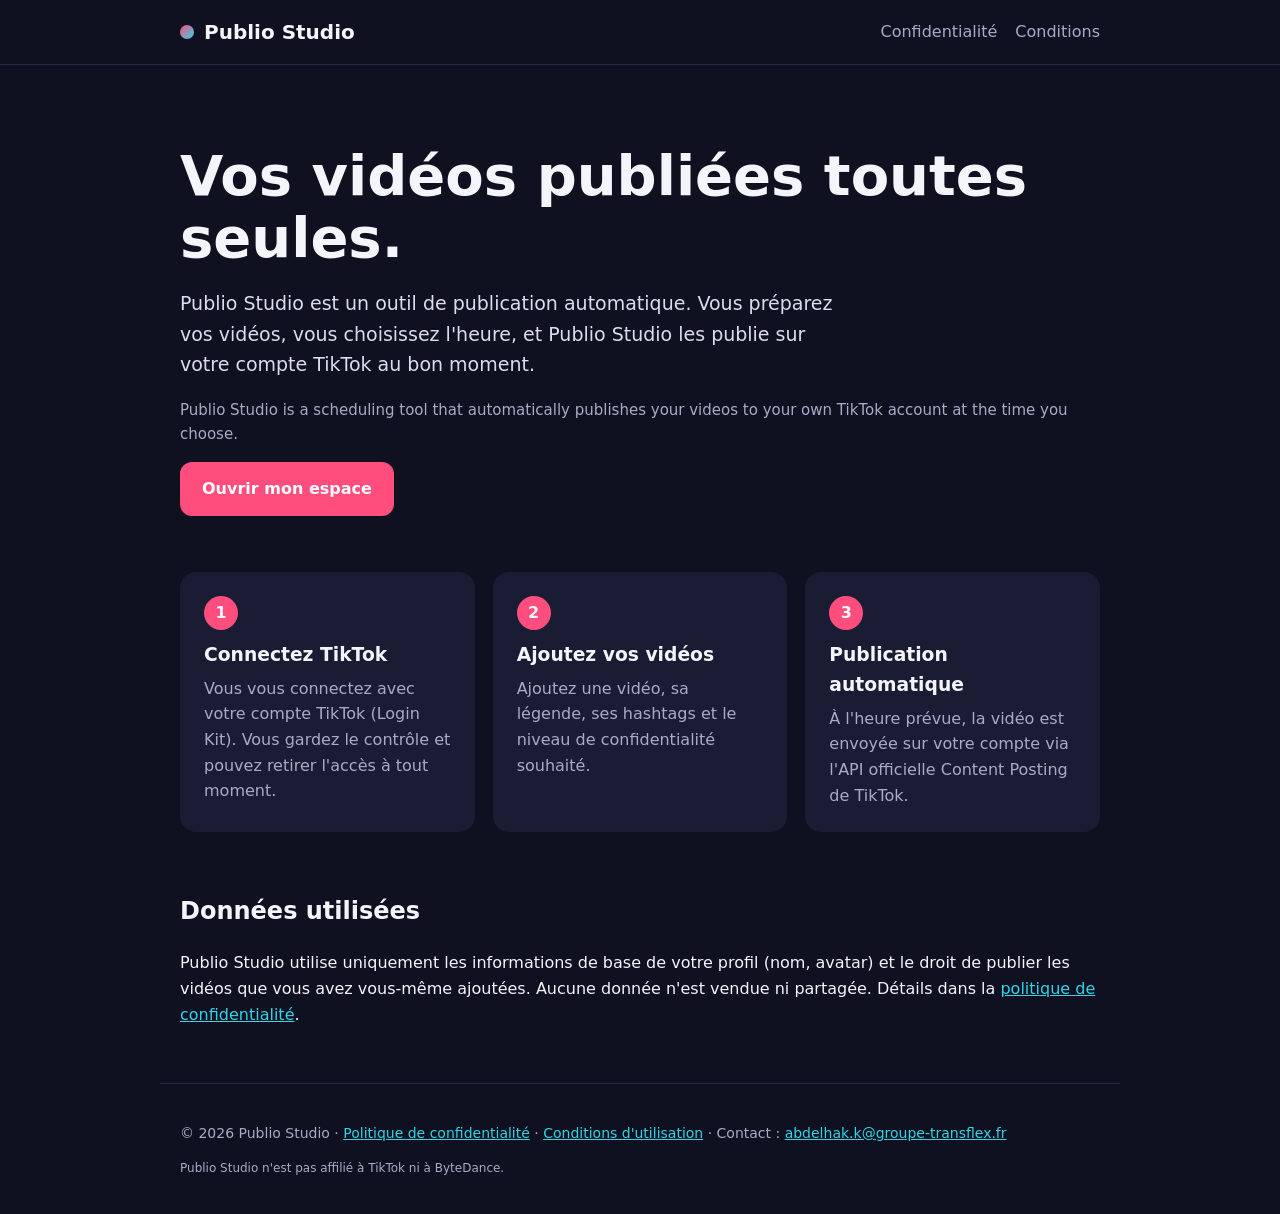
<file: index.html>
<!doctype html>
<html lang="fr">
<head>
<meta charset="utf-8">
<meta name="viewport" content="width=device-width, initial-scale=1">
<title>Publio Studio – Publication automatique de vidéos</title>
<meta name="description" content="Publio Studio programme et publie automatiquement vos vidéos sur TikTok.">
<link rel="stylesheet" href="style.css">
</head>
<body>
<header class="top">
  <div class="wrap nav">
    <a class="logo" href="index.html"><span class="dot"></span>Publio Studio</a>
    <nav><a href="privacy.html">Confidentialité</a><a href="terms.html">Conditions</a></nav>
  </div>
</header>

<main>
  <section class="hero wrap">
    <h1>Vos vidéos publiées toutes seules.</h1>
    <p class="lead">Publio Studio est un outil de publication automatique. Vous préparez vos vidéos, vous choisissez l'heure, et Publio Studio les publie sur votre compte TikTok au bon moment.</p>
    <p class="en">Publio Studio is a scheduling tool that automatically publishes your videos to your own TikTok account at the time you choose.</p>
    <p><a href="app.html" style="display:inline-block;background:var(--accent);color:#fff;padding:14px 22px;border-radius:12px;font-weight:600;text-decoration:none">Ouvrir mon espace</a></p>
  </section>

  <section class="wrap steps">
    <div class="card"><span class="num">1</span><h3>Connectez TikTok</h3><p>Vous vous connectez avec votre compte TikTok (Login Kit). Vous gardez le contrôle et pouvez retirer l'accès à tout moment.</p></div>
    <div class="card"><span class="num">2</span><h3>Ajoutez vos vidéos</h3><p>Ajoutez une vidéo, sa légende, ses hashtags et le niveau de confidentialité souhaité.</p></div>
    <div class="card"><span class="num">3</span><h3>Publication automatique</h3><p>À l'heure prévue, la vidéo est envoyée sur votre compte via l'API officielle Content Posting de TikTok.</p></div>
  </section>

  <section class="wrap note">
    <h2>Données utilisées</h2>
    <p>Publio Studio utilise uniquement les informations de base de votre profil (nom, avatar) et le droit de publier les vidéos que vous avez vous-même ajoutées. Aucune donnée n'est vendue ni partagée. Détails dans la <a href="privacy.html">politique de confidentialité</a>.</p>
  </section>
</main>

<footer class="wrap foot">
  <p>© 2026 Publio Studio · <a href="privacy.html">Politique de confidentialité</a> · <a href="terms.html">Conditions d'utilisation</a> · Contact : <a href="mailto:abdelhak.k@groupe-transflex.fr">abdelhak.k@groupe-transflex.fr</a></p>
  <p class="small">Publio Studio n'est pas affilié à TikTok ni à ByteDance.</p>
</footer>
</body>
</html>
</file>
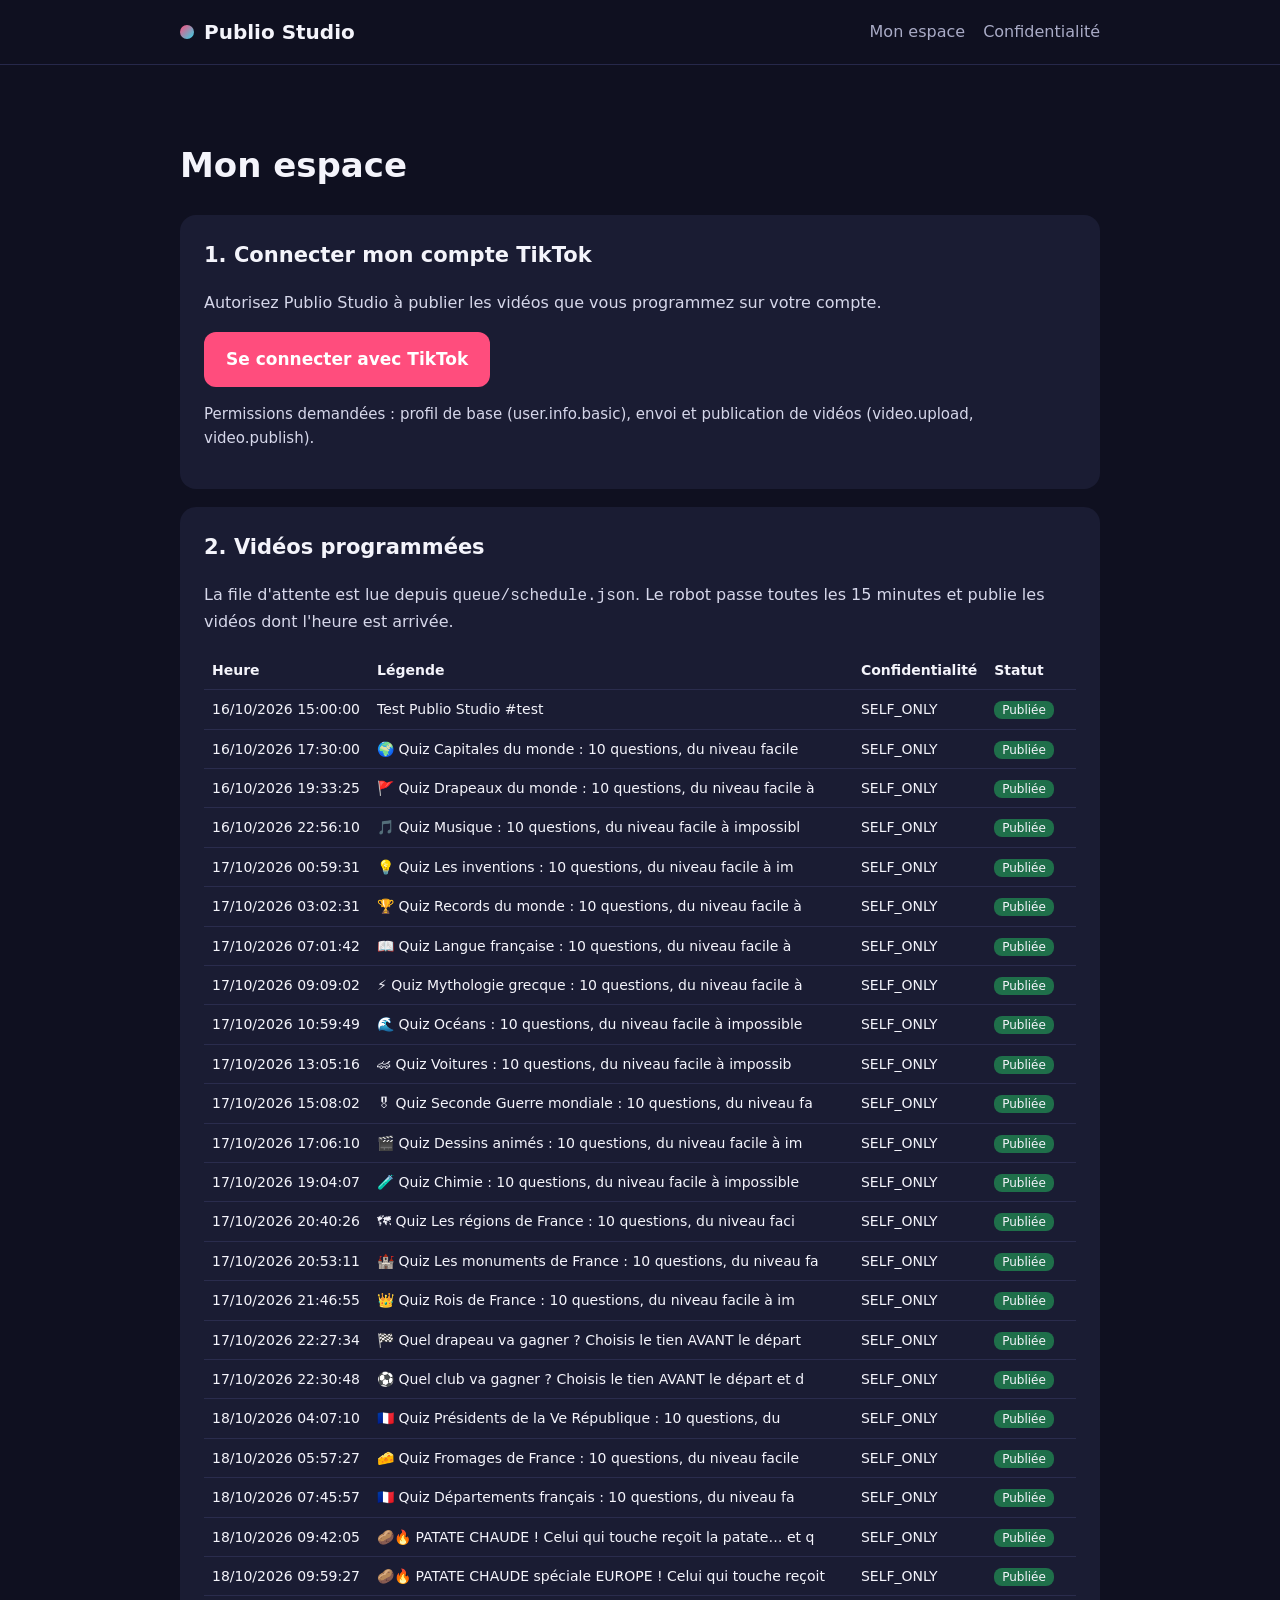
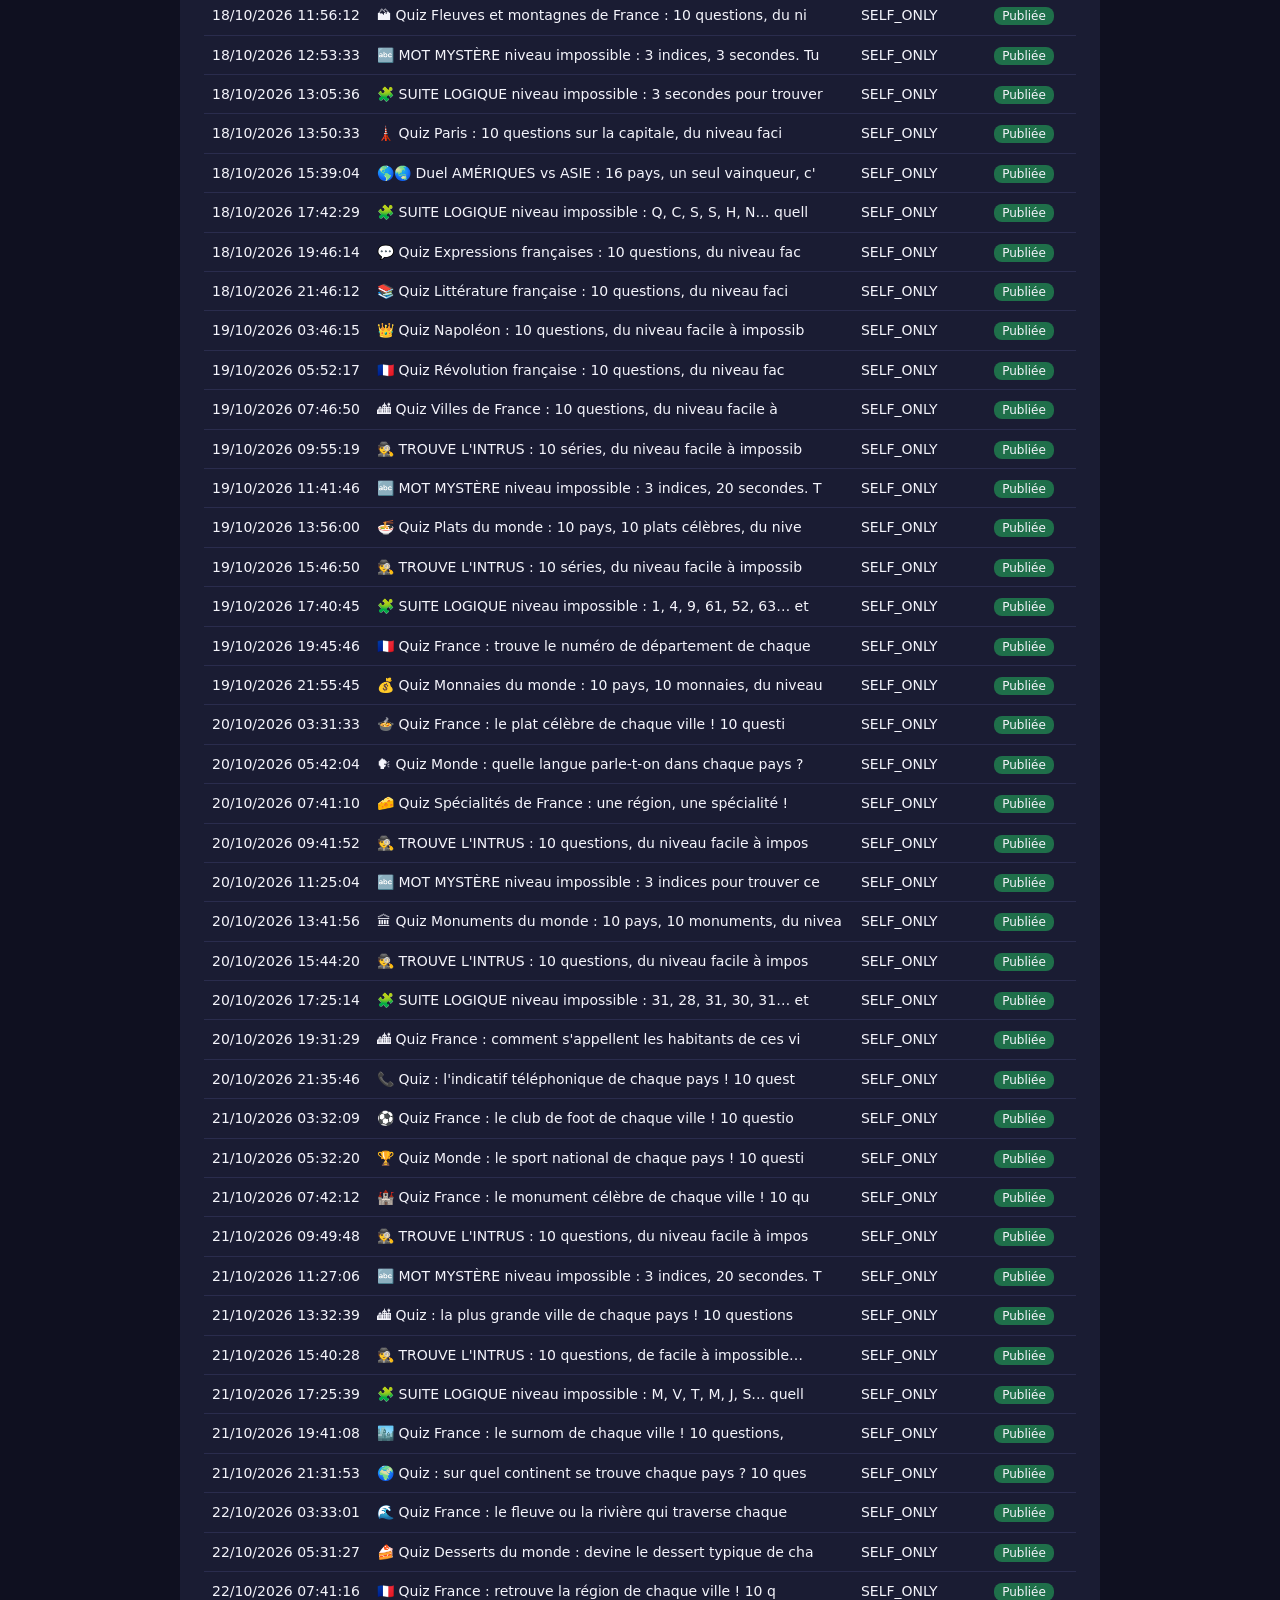
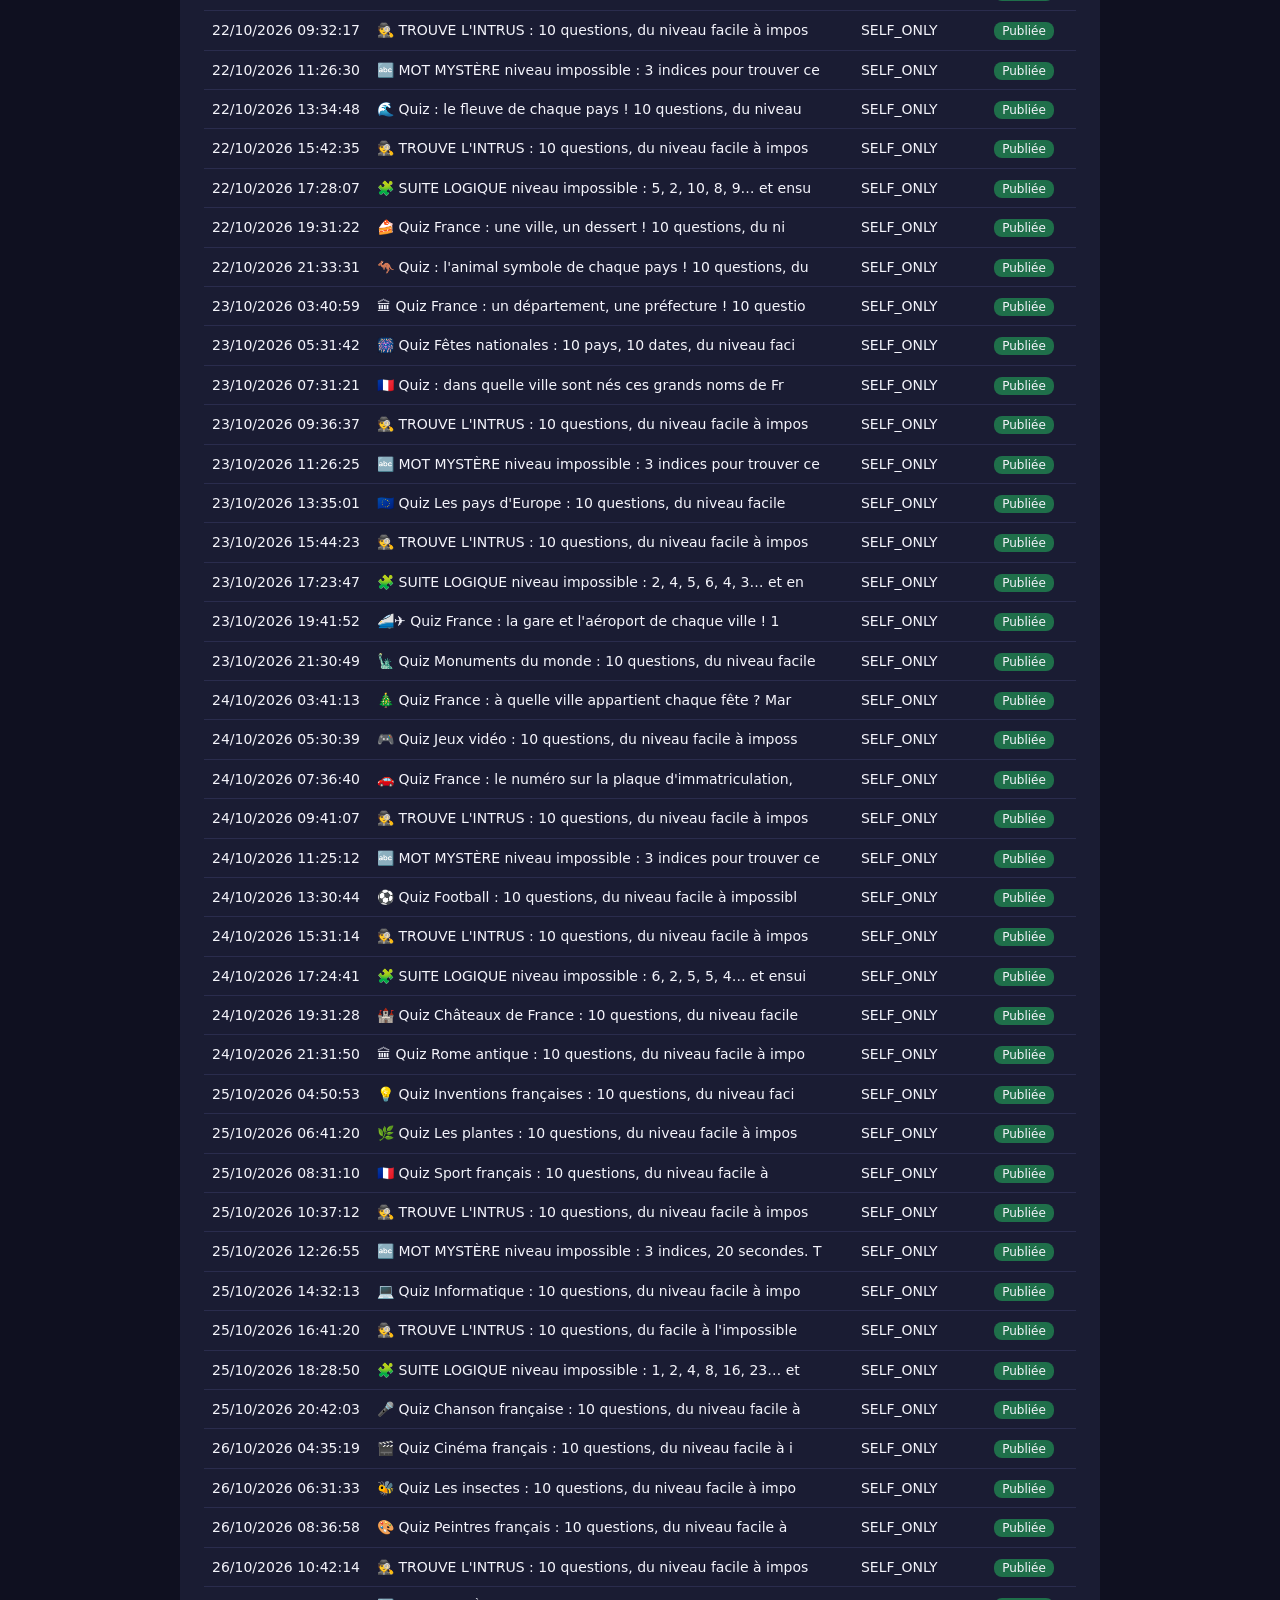
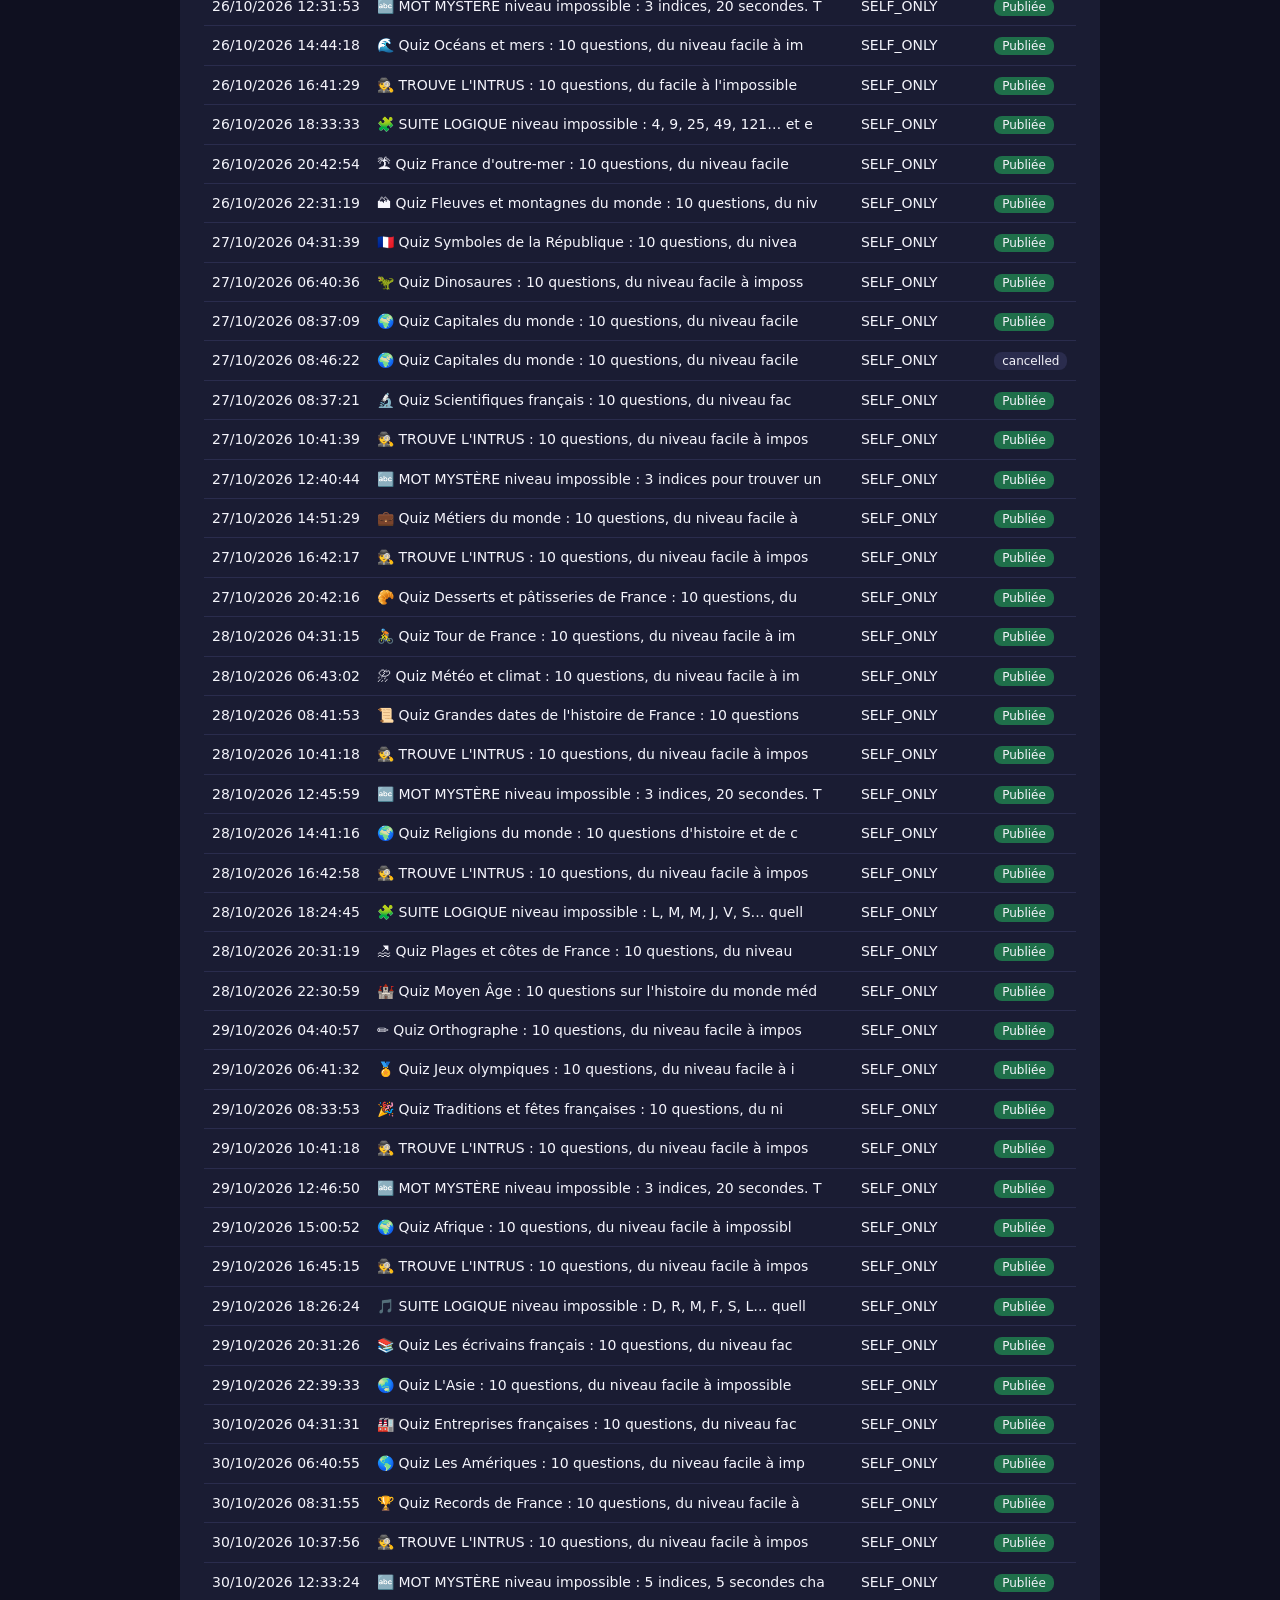
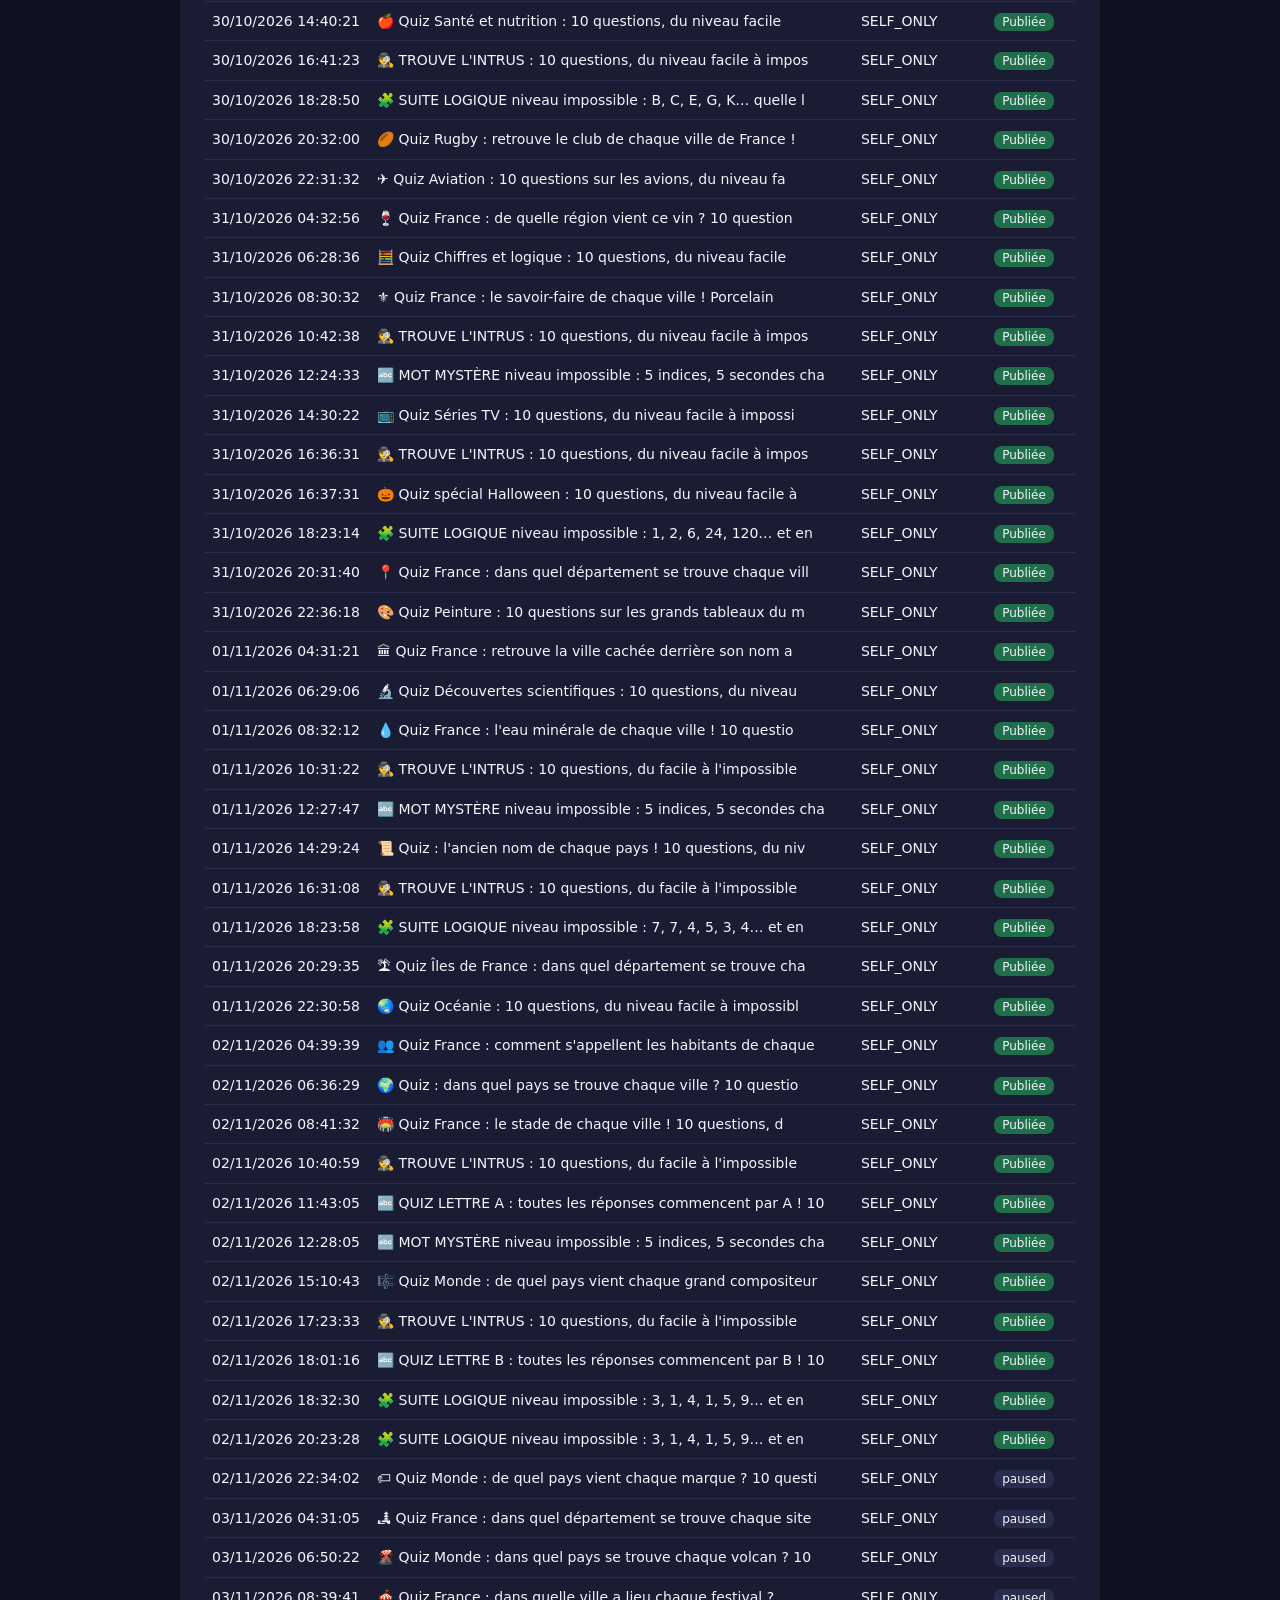
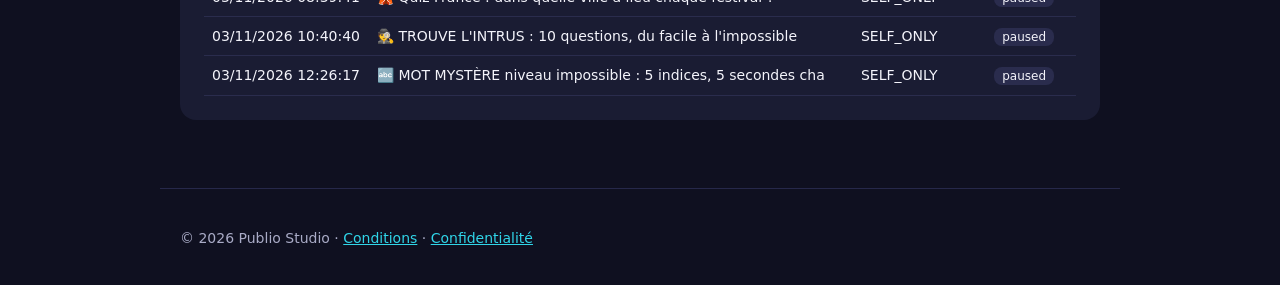
<file: app.html>
<!doctype html>
<html lang="fr">
<head>
<meta charset="utf-8">
<meta name="viewport" content="width=device-width, initial-scale=1">
<title>Mon espace – Publio Studio</title>
<link rel="stylesheet" href="style.css">
<style>
.btn{display:inline-flex;align-items:center;gap:10px;background:var(--accent);color:#fff;border:0;border-radius:12px;padding:14px 22px;font-size:17px;font-weight:600;cursor:pointer;text-decoration:none}
.btn.alt{background:#2a2c4d}
.panel{background:var(--card);border-radius:16px;padding:24px;margin:18px 0}
table{width:100%;border-collapse:collapse;font-size:14px}
td,th{padding:8px;border-bottom:1px solid #2a2c4d;text-align:left}
.tag{padding:2px 8px;border-radius:8px;font-size:12px;background:#2a2c4d}
.tag.published{background:#1f6f4a}.tag.failed{background:#8a2335}
</style>
</head>
<body>
<header class="top"><div class="wrap nav"><a class="logo" href="index.html"><span class="dot"></span>Publio Studio</a><nav><a href="app.html">Mon espace</a><a href="privacy.html">Confidentialité</a></nav></div></header>
<main class="wrap doc">
  <h1>Mon espace</h1>

  <div class="panel">
    <h2 style="margin-top:0">1. Connecter mon compte TikTok</h2>
    <p>Autorisez Publio Studio à publier les vidéos que vous programmez sur votre compte.</p>
    <a id="login" class="btn" href="#">Se connecter avec TikTok</a>
    <p class="en">Permissions demandées : profil de base (user.info.basic), envoi et publication de vidéos (video.upload, video.publish).</p>
  </div>

  <div class="panel">
    <h2 style="margin-top:0">2. Vidéos programmées</h2>
    <p>La file d'attente est lue depuis <code>queue/schedule.json</code>. Le robot passe toutes les 15 minutes et publie les vidéos dont l'heure est arrivée.</p>
    <table><thead><tr><th>Heure</th><th>Légende</th><th>Confidentialité</th><th>Statut</th></tr></thead><tbody id="rows"><tr><td colspan="4">Chargement…</td></tr></tbody></table>
  </div>
</main>
<footer class="wrap foot"><p>© 2026 Publio Studio · <a href="terms.html">Conditions</a> · <a href="privacy.html">Confidentialité</a></p></footer>
<script src="config.js"></script>
<script>
const C = window.PUBLIO || {};
const state = Math.random().toString(36).slice(2);
try { sessionStorage.setItem('publio_state', state); } catch (e) {}
const url = 'https://www.tiktok.com/v2/auth/authorize/?' + new URLSearchParams({
  client_key: C.clientKey || '', response_type: 'code',
  scope: 'user.info.basic,video.upload,video.publish',
  redirect_uri: C.redirectUri, state });
document.getElementById('login').href = url;

fetch('queue/schedule.json', {cache: 'no-store'}).then(r => r.json()).then(list => {
  const rows = document.getElementById('rows');
  if (!list.length) { rows.innerHTML = '<tr><td colspan="4">Aucune vidéo programmée.</td></tr>'; return; }
  rows.innerHTML = '';
  list.slice().sort((a,b) => a.time.localeCompare(b.time)).forEach(q => {
    const tr = document.createElement('tr');
    const st = q.status || 'pending';
    [new Date(q.time).toLocaleString('fr-FR'), (q.caption || '').slice(0, 60), q.privacy || 'par défaut']
      .forEach(t => { const td = document.createElement('td'); td.textContent = t; tr.appendChild(td); });
    const td = document.createElement('td'); const s = document.createElement('span');
    s.className = 'tag ' + st; s.textContent = {pending:'En attente', published:'Publiée', failed:'Échec'}[st] || st;
    td.appendChild(s); tr.appendChild(td); rows.appendChild(tr);
  });
}).catch(() => { document.getElementById('rows').innerHTML = '<tr><td colspan="4">File indisponible.</td></tr>'; });
</script>
</body>
</html>
</file>
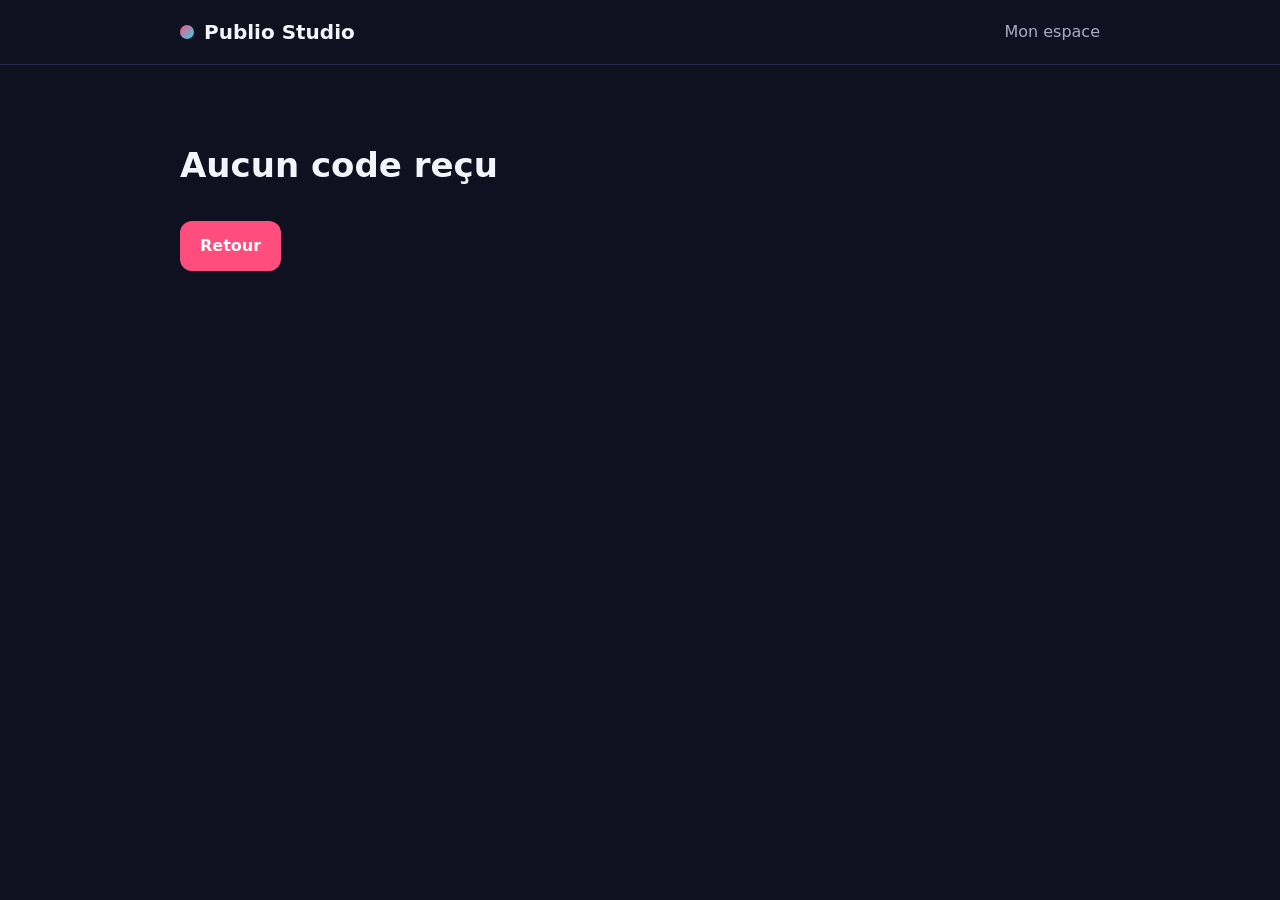
<file: callback.html>
<!doctype html>
<html lang="fr">
<head>
<meta charset="utf-8">
<meta name="viewport" content="width=device-width, initial-scale=1">
<title>Connexion – Publio Studio</title>
<link rel="stylesheet" href="style.css">
<style>
.btn{display:inline-block;background:var(--accent);color:#fff;border:0;border-radius:12px;padding:12px 20px;font-size:16px;font-weight:600;cursor:pointer;text-decoration:none;margin:6px 8px 6px 0}
.code{background:#0b0c18;border:1px solid #2a2c4d;border-radius:10px;padding:12px;word-break:break-all;font-family:monospace}
</style>
</head>
<body>
<header class="top"><div class="wrap nav"><a class="logo" href="index.html"><span class="dot"></span>Publio Studio</a><nav><a href="app.html">Mon espace</a></nav></div></header>
<main class="wrap doc" id="main"><h1>Connexion…</h1></main>
<script src="config.js"></script>
<script>
const p = new URLSearchParams(location.search);
const m = document.getElementById('main');
let expected = null; try { expected = sessionStorage.getItem('publio_state'); } catch (e) {}
if (p.get('error')) {
  m.innerHTML = '<h1>Connexion annulée</h1><p></p><a class="btn" href="app.html">Retour</a>';
  m.querySelector('p').textContent = p.get('error_description') || p.get('error');
} else if (p.get('code')) {
  if (expected && p.get('state') !== expected) {
    m.innerHTML = '<h1>Lien de connexion invalide</h1><p>Recommencez depuis votre espace.</p><a class="btn" href="app.html">Retour</a>';
  } else {
    const code = p.get('code');
    const run = (window.PUBLIO && window.PUBLIO.connectWorkflow) || '#';
    m.innerHTML = '<h1>Compte TikTok autorisé ✔</h1>' +
      '<p>Dernière étape : copiez ce code puis lancez « Connecter TikTok » (à faire dans les 5 minutes).</p>' +
      '<div class="code" id="c"></div><p>' +
      '<button class="btn" id="copy">Copier le code</button>' +
      '<a class="btn" href="' + run + '" target="_blank" rel="noopener">Ouvrir « Connecter TikTok »</a></p>';
    document.getElementById('c').textContent = code;
    document.getElementById('copy').onclick = () => navigator.clipboard.writeText(code)
      .then(() => document.getElementById('copy').textContent = 'Copié ✔');
  }
} else {
  m.innerHTML = '<h1>Aucun code reçu</h1><a class="btn" href="app.html">Retour</a>';
}
</script>
</body>
</html>
</file>
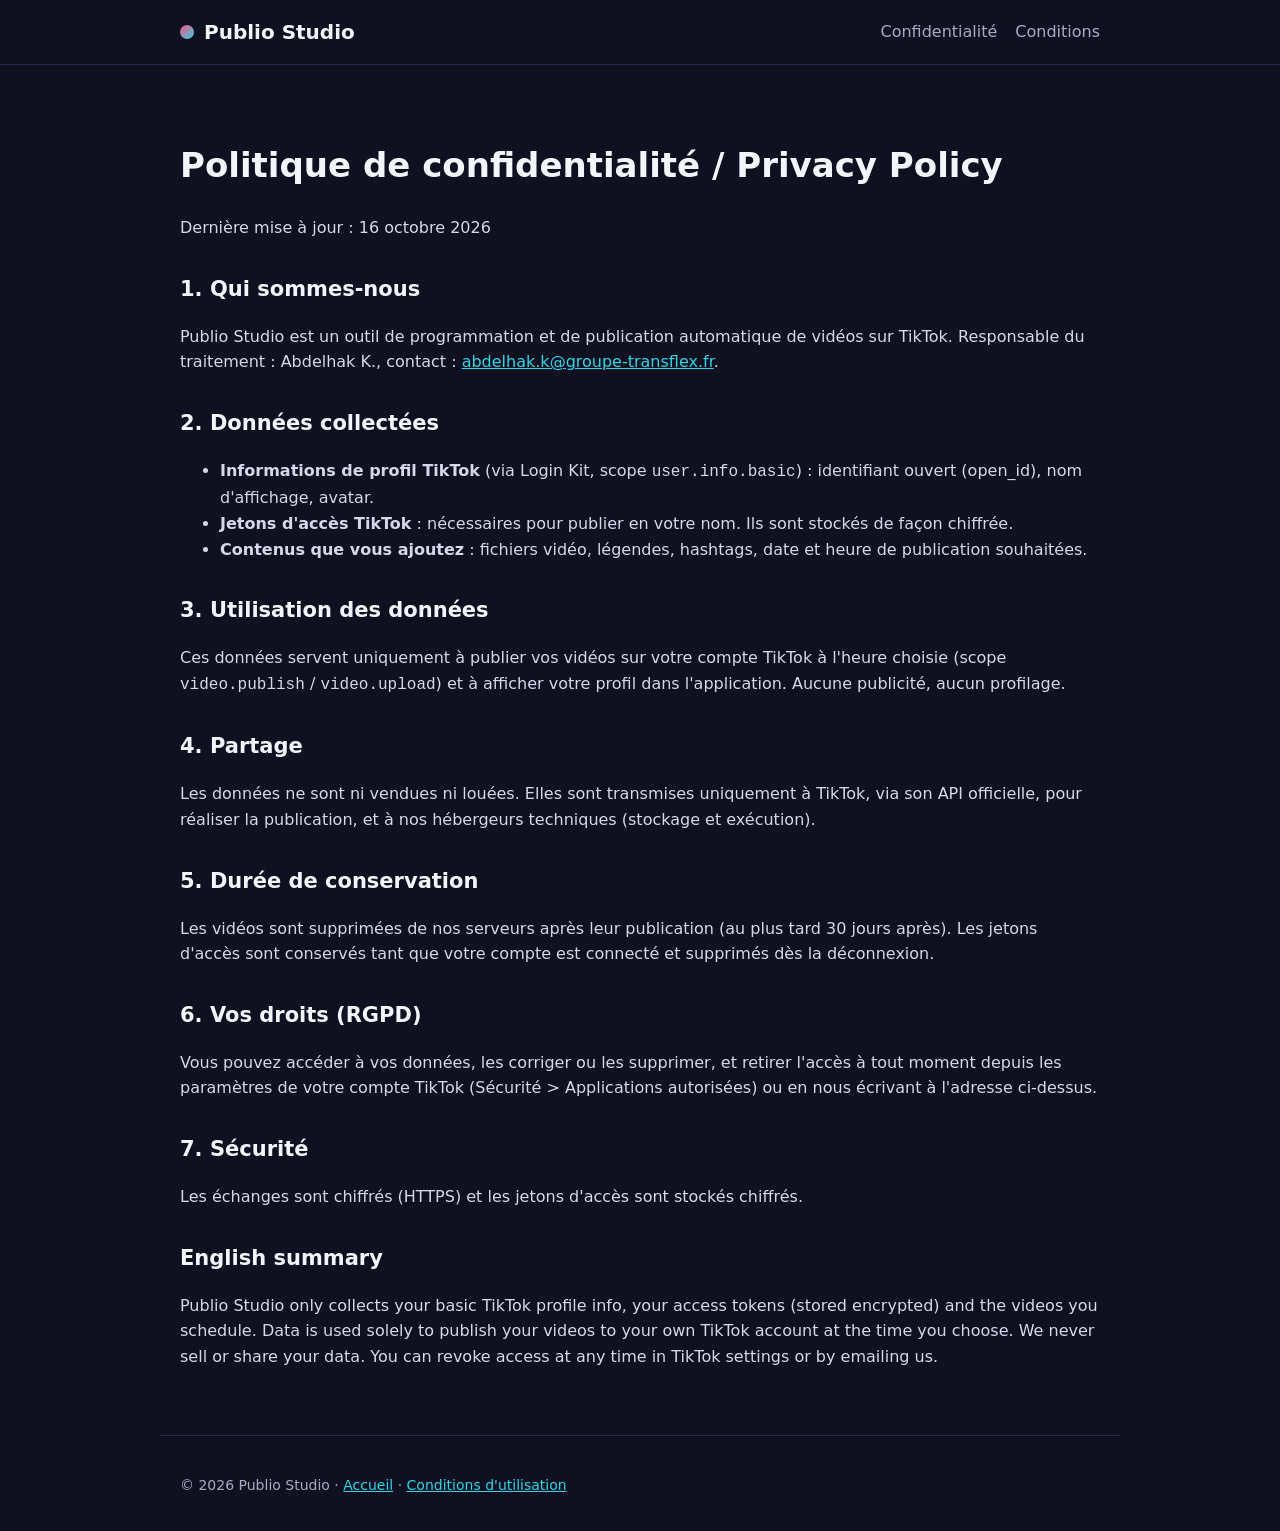
<file: privacy.html>
<!doctype html>
<html lang="fr">
<head>
<meta charset="utf-8">
<meta name="viewport" content="width=device-width, initial-scale=1">
<title>Politique de confidentialité – Publio Studio</title>
<link rel="stylesheet" href="style.css">
</head>
<body>
<header class="top"><div class="wrap nav"><a class="logo" href="index.html"><span class="dot"></span>Publio Studio</a><nav><a href="privacy.html">Confidentialité</a><a href="terms.html">Conditions</a></nav></div></header>
<main class="wrap doc">
<h1>Politique de confidentialité / Privacy Policy</h1>
<p>Dernière mise à jour : 16 octobre 2026</p>

<h2>1. Qui sommes-nous</h2>
<p>Publio Studio est un outil de programmation et de publication automatique de vidéos sur TikTok. Responsable du traitement : Abdelhak K., contact : <a href="mailto:abdelhak.k@groupe-transflex.fr">abdelhak.k@groupe-transflex.fr</a>.</p>

<h2>2. Données collectées</h2>
<ul>
<li><strong>Informations de profil TikTok</strong> (via Login Kit, scope <code>user.info.basic</code>) : identifiant ouvert (open_id), nom d'affichage, avatar.</li>
<li><strong>Jetons d'accès TikTok</strong> : nécessaires pour publier en votre nom. Ils sont stockés de façon chiffrée.</li>
<li><strong>Contenus que vous ajoutez</strong> : fichiers vidéo, légendes, hashtags, date et heure de publication souhaitées.</li>
</ul>

<h2>3. Utilisation des données</h2>
<p>Ces données servent uniquement à publier vos vidéos sur votre compte TikTok à l'heure choisie (scope <code>video.publish</code> / <code>video.upload</code>) et à afficher votre profil dans l'application. Aucune publicité, aucun profilage.</p>

<h2>4. Partage</h2>
<p>Les données ne sont ni vendues ni louées. Elles sont transmises uniquement à TikTok, via son API officielle, pour réaliser la publication, et à nos hébergeurs techniques (stockage et exécution).</p>

<h2>5. Durée de conservation</h2>
<p>Les vidéos sont supprimées de nos serveurs après leur publication (au plus tard 30 jours après). Les jetons d'accès sont conservés tant que votre compte est connecté et supprimés dès la déconnexion.</p>

<h2>6. Vos droits (RGPD)</h2>
<p>Vous pouvez accéder à vos données, les corriger ou les supprimer, et retirer l'accès à tout moment depuis les paramètres de votre compte TikTok (Sécurité &gt; Applications autorisées) ou en nous écrivant à l'adresse ci-dessus.</p>

<h2>7. Sécurité</h2>
<p>Les échanges sont chiffrés (HTTPS) et les jetons d'accès sont stockés chiffrés.</p>

<h2>English summary</h2>
<p>Publio Studio only collects your basic TikTok profile info, your access tokens (stored encrypted) and the videos you schedule. Data is used solely to publish your videos to your own TikTok account at the time you choose. We never sell or share your data. You can revoke access at any time in TikTok settings or by emailing us.</p>
</main>
<footer class="wrap foot"><p>© 2026 Publio Studio · <a href="index.html">Accueil</a> · <a href="terms.html">Conditions d'utilisation</a></p></footer>
</body>
</html>
</file>
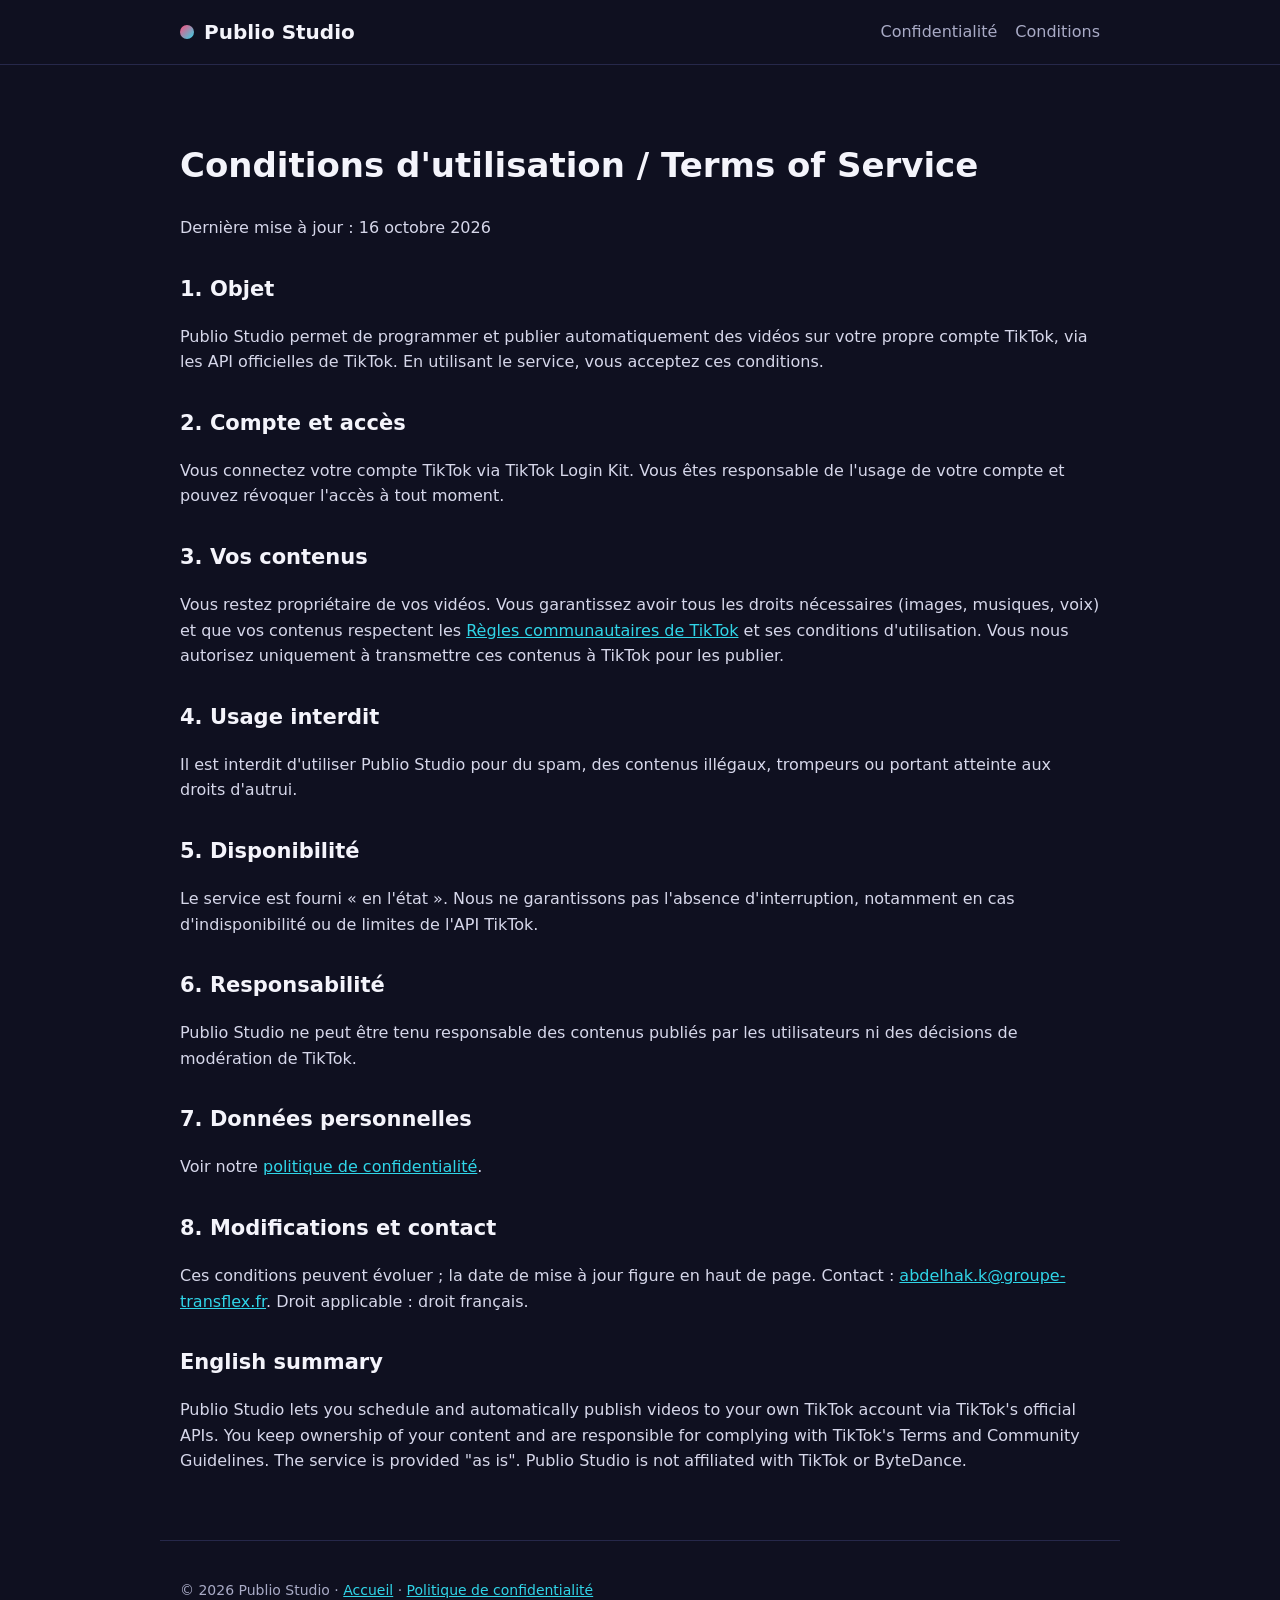
<file: terms.html>
<!doctype html>
<html lang="fr">
<head>
<meta charset="utf-8">
<meta name="viewport" content="width=device-width, initial-scale=1">
<title>Conditions d'utilisation – Publio Studio</title>
<link rel="stylesheet" href="style.css">
</head>
<body>
<header class="top"><div class="wrap nav"><a class="logo" href="index.html"><span class="dot"></span>Publio Studio</a><nav><a href="privacy.html">Confidentialité</a><a href="terms.html">Conditions</a></nav></div></header>
<main class="wrap doc">
<h1>Conditions d'utilisation / Terms of Service</h1>
<p>Dernière mise à jour : 16 octobre 2026</p>

<h2>1. Objet</h2>
<p>Publio Studio permet de programmer et publier automatiquement des vidéos sur votre propre compte TikTok, via les API officielles de TikTok. En utilisant le service, vous acceptez ces conditions.</p>

<h2>2. Compte et accès</h2>
<p>Vous connectez votre compte TikTok via TikTok Login Kit. Vous êtes responsable de l'usage de votre compte et pouvez révoquer l'accès à tout moment.</p>

<h2>3. Vos contenus</h2>
<p>Vous restez propriétaire de vos vidéos. Vous garantissez avoir tous les droits nécessaires (images, musiques, voix) et que vos contenus respectent les <a href="https://www.tiktok.com/community-guidelines" rel="noopener">Règles communautaires de TikTok</a> et ses conditions d'utilisation. Vous nous autorisez uniquement à transmettre ces contenus à TikTok pour les publier.</p>

<h2>4. Usage interdit</h2>
<p>Il est interdit d'utiliser Publio Studio pour du spam, des contenus illégaux, trompeurs ou portant atteinte aux droits d'autrui.</p>

<h2>5. Disponibilité</h2>
<p>Le service est fourni « en l'état ». Nous ne garantissons pas l'absence d'interruption, notamment en cas d'indisponibilité ou de limites de l'API TikTok.</p>

<h2>6. Responsabilité</h2>
<p>Publio Studio ne peut être tenu responsable des contenus publiés par les utilisateurs ni des décisions de modération de TikTok.</p>

<h2>7. Données personnelles</h2>
<p>Voir notre <a href="privacy.html">politique de confidentialité</a>.</p>

<h2>8. Modifications et contact</h2>
<p>Ces conditions peuvent évoluer ; la date de mise à jour figure en haut de page. Contact : <a href="mailto:abdelhak.k@groupe-transflex.fr">abdelhak.k@groupe-transflex.fr</a>. Droit applicable : droit français.</p>

<h2>English summary</h2>
<p>Publio Studio lets you schedule and automatically publish videos to your own TikTok account via TikTok's official APIs. You keep ownership of your content and are responsible for complying with TikTok's Terms and Community Guidelines. The service is provided "as is". Publio Studio is not affiliated with TikTok or ByteDance.</p>
</main>
<footer class="wrap foot"><p>© 2026 Publio Studio · <a href="index.html">Accueil</a> · <a href="privacy.html">Politique de confidentialité</a></p></footer>
</body>
</html>
</file>
<file: style.css>
:root{--bg:#0f1020;--fg:#f4f4fb;--muted:#a9abc6;--accent:#ff4d7d;--accent2:#30d5e8;--card:#1a1c33}
*{box-sizing:border-box}
body{margin:0;background:var(--bg);color:var(--fg);font:16px/1.6 system-ui,-apple-system,Segoe UI,Roboto,sans-serif}
a{color:var(--accent2)}
.wrap{max-width:960px;margin:0 auto;padding:0 20px}
.top{border-bottom:1px solid #26284a}
.nav{display:flex;justify-content:space-between;align-items:center;height:64px}
.nav nav a{margin-left:18px;color:var(--muted);text-decoration:none}
.logo{font-weight:700;font-size:20px;color:var(--fg);text-decoration:none;display:flex;align-items:center;gap:10px}
.dot{width:14px;height:14px;border-radius:50%;background:linear-gradient(135deg,var(--accent),var(--accent2))}
.hero{padding:80px 20px 40px}
.hero h1{font-size:clamp(32px,6vw,56px);line-height:1.1;margin:0 0 20px}
.lead{font-size:19px;color:#dcdcf0;max-width:680px}
.en{color:var(--muted);font-size:15px}
.steps{display:grid;grid-template-columns:repeat(auto-fit,minmax(240px,1fr));gap:18px;padding-bottom:40px}
.card{background:var(--card);border-radius:16px;padding:24px}
.card h3{margin:10px 0 6px}
.card p{color:var(--muted);margin:0}
.num{display:inline-flex;width:34px;height:34px;border-radius:50%;align-items:center;justify-content:center;background:var(--accent);font-weight:700}
.note{padding-bottom:40px}
.foot{border-top:1px solid #26284a;padding:24px 20px;color:var(--muted);font-size:14px}
.small{font-size:12px}
.doc{padding:50px 20px}
.doc h1{font-size:34px}
.doc h2{margin-top:32px;font-size:21px}
.doc p,.doc li{color:#d6d7ea}
</file>
